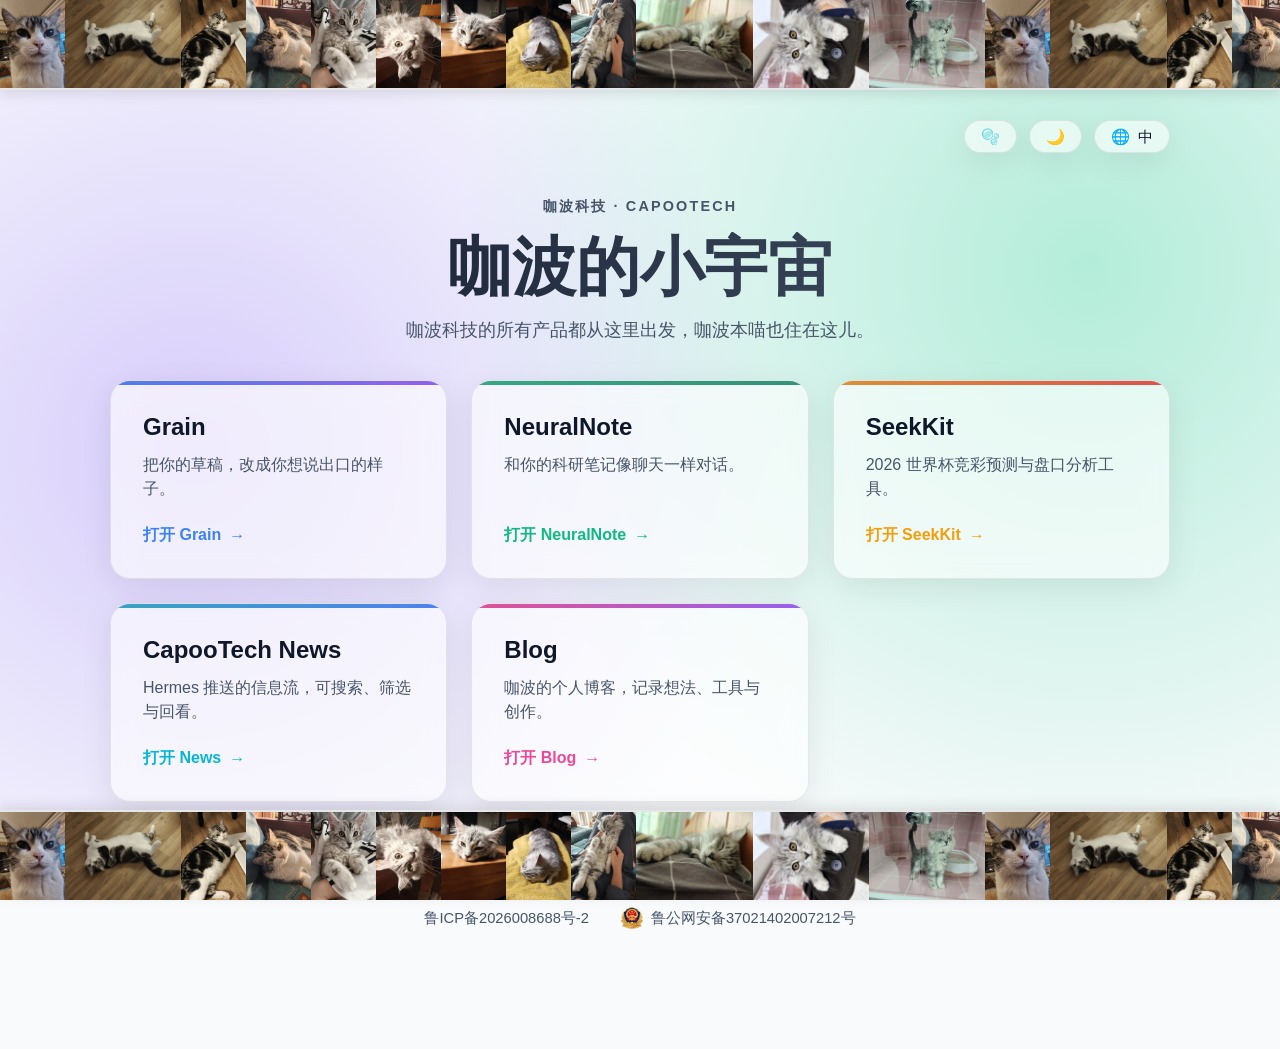
<file: index.html>
﻿<!doctype html>
<html lang="zh-CN" data-theme="dark" data-layout="layout-b">
<head>
  <meta charset="utf-8" />
  <meta name="viewport" content="width=device-width, initial-scale=1" />
  <title>CapooTech</title>
  <meta name="description" content="CapooTech apps: Grain, NeuralNote, SeekKit, News and Blog" />
  <link rel="icon" type="image/svg+xml" href="/favicon-capoo.svg?v=20260208" />
  <link rel="stylesheet" href="/styles.css?v=20260707a" />
  <script src="/lang-toggle.js?v=20260707a" defer></script>
  <script src="/theme-toggle.js?v=20260707a" defer></script>
  <script src="/layout-toggle.js?v=20260707a" defer></script>
  <script src="/gallery-loader.js?v=20260707a" defer></script>
</head>
<body>
  
  <!-- 方案 A：满屏环境漂浮泡泡 (Layout A) -->
  <!-- 内容现由 headless CMS 驱动的 gallery-loader.js 动态生成 -->
  <div class="floating-cats" aria-hidden="true">
  </div>

  <!-- 方案 B：顶部相框/履带 (Layout B) -->
  <!-- 内容现由 headless CMS 驱动的 gallery-loader.js 动态生成 -->
  <div class="edge-cats edge-top" aria-hidden="true">
    <div class="edge-track animate-left">
    </div>
  </div>

  <!-- 方案 B：底部相框/履带 (Layout B) -->
  <!-- 内容现由 headless CMS 驱动的 gallery-loader.js 动态生成 -->
  <div class="edge-cats edge-bottom" aria-hidden="true">
    <div class="edge-track animate-right">
    </div>
  </div>

  <main class="page">
    <header class="topbar">
      <!-- 视角切换 -->
      <button
        id="layout-toggle"
        class="lang-toggle"
        type="button"
        aria-label="切换排版"
        title="切换排版呈现(画框/漂浮泡泡)"
      >
        <span class="lang-icon" aria-hidden="true" id="layout-icon">🫧</span>
      </button>

      <!-- 主题切换 -->
      <button
        id="theme-toggle"
        class="lang-toggle"
        type="button"
        aria-label="切换主题"
        title="切换主题"
      >
        <span class="lang-icon" aria-hidden="true" id="theme-icon">🌙</span>
      </button>

      <!-- 语言切换 -->
      <button
        id="lang-toggle"
        class="lang-toggle"
        type="button"
        aria-label="切换到英文"
        title="切换语言"
      >
        <span class="lang-icon" aria-hidden="true">🌐</span>
        <span id="lang-label" class="lang-label">中</span>
      </button>
    </header>

    <section class="hero">
      <p class="kicker" data-i18n="brand">咖波科技 · CapooTech</p>
      <h1 data-i18n="title">咖波的小宇宙</h1>
      <p class="subtitle" data-i18n="subtitle">咖波科技的所有产品都从这里出发，咖波本喵也住在这儿。</p>
      <div class="cta-grid">
        <a class="card grain" href="https://grain.capootech.com" target="_blank" rel="noopener noreferrer">
          <h2>Grain</h2>
          <p data-i18n="grainDesc">把你的草稿，改成你想说出口的样子。</p>
          <span data-i18n="openGrain">打开 Grain</span>
        </a>
        <a class="card neuralnote" href="https://neuralnote.capootech.com" target="_blank" rel="noopener noreferrer">
          <h2>NeuralNote</h2>
          <p data-i18n="neuralDesc">和你的科研笔记像聊天一样对话。</p>
          <span data-i18n="openNeural">打开 NeuralNote</span>
        </a>
        <a class="card seekkit" href="https://www.seekkit.cn/" target="_blank" rel="noopener noreferrer">
          <h2>SeekKit</h2>
          <p data-i18n="seekkitDesc">2026 世界杯竞彩预测与盘口分析工具。</p>
          <span data-i18n="openSeekkit">打开 SeekKit</span>
        </a>
        <a class="card news" href="https://news.capootech.com" target="_blank" rel="noopener noreferrer">
          <h2>CapooTech News</h2>
          <p data-i18n="newsDesc">Hermes 推送的信息流，可搜索、筛选与回看。</p>
          <span data-i18n="openNews">打开 News</span>
        </a>
        <a class="card blog" href="https://blog.capootech.com" target="_blank" rel="noopener noreferrer">
          <h2>Blog</h2>
          <p data-i18n="blogDesc">咖波的个人博客，记录想法、工具与创作。</p>
          <span data-i18n="openBlog">打开 Blog</span>
        </a>
      </div>
    </section>

    <footer class="site-footer" aria-label="Site filings">
      <div class="filings">
        <a
          class="filing-link"
          href="https://beian.miit.gov.cn/#/Integrated/index"
          target="_blank"
          rel="noopener noreferrer"
        >
          <span>鲁ICP备2026008688号-2</span>
        </a>
        <a
          class="filing-link filing-link-police"
          href="https://beian.mps.gov.cn/#/query/webSearch"
          target="_blank"
          rel="noopener noreferrer"
        >
          <img
            class="filing-badge"
            src="/images/filings/public-security-badge.png"
            alt=""
            aria-hidden="true"
            loading="lazy"
          />
          <span>鲁公网安备37021402007212号</span>
        </a>
      </div>
    </footer>

  </main>
</body>
</html>
</file>
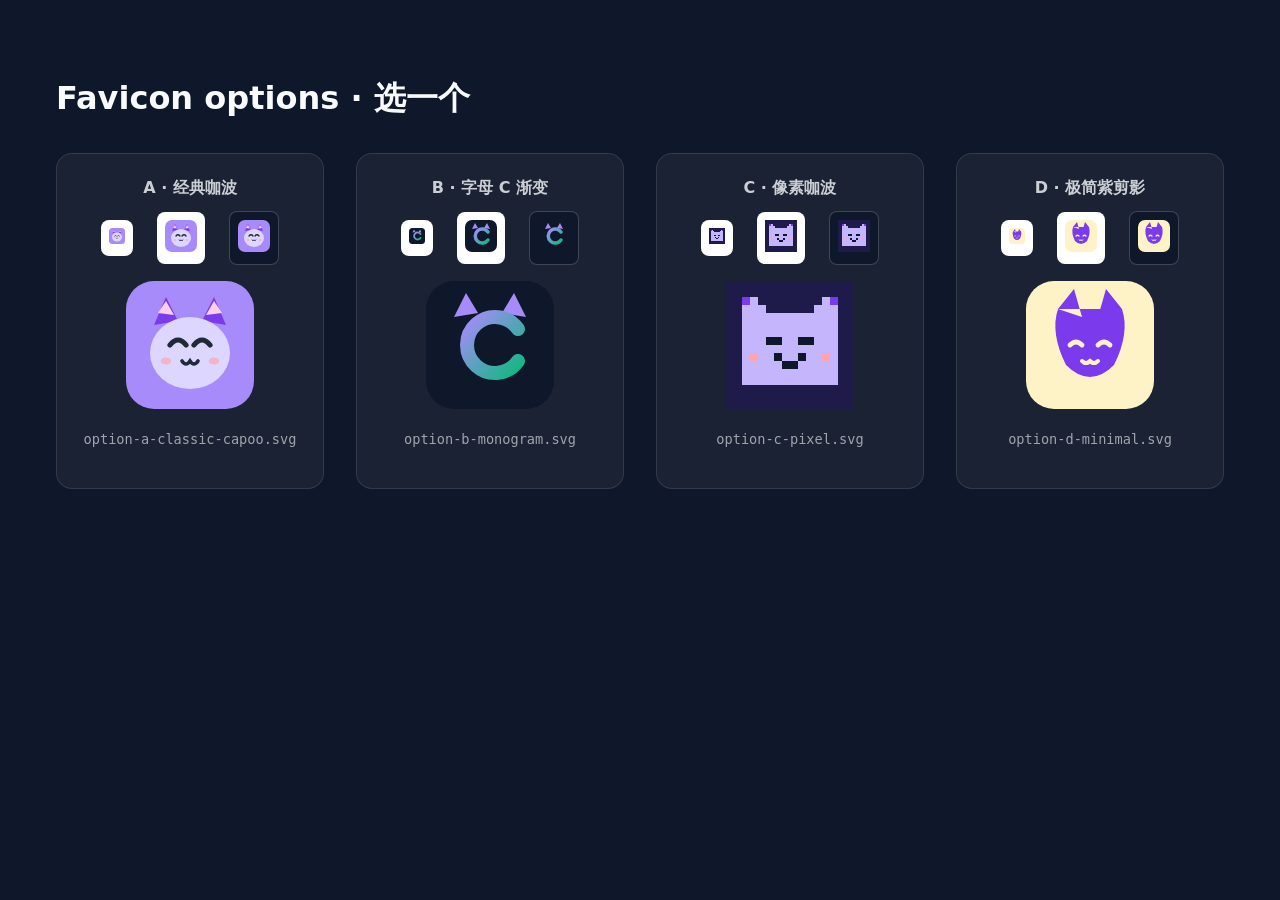
<file: favicon-options/index.html>
<!doctype html>
<html lang="zh-CN">
<head>
<meta charset="utf-8"/>
<title>Favicon options</title>
<style>
  body { background:#0f172a; color:#f8fafc; font-family:system-ui,sans-serif; padding:48px; }
  h1 { font-weight:700; margin-bottom:32px; }
  .grid { display:grid; grid-template-columns:repeat(auto-fit,minmax(220px,1fr)); gap:32px; }
  .card { background:rgba(255,255,255,0.05); border:1px solid rgba(255,255,255,0.1); border-radius:16px; padding:24px; text-align:center; }
  .row { display:flex; align-items:center; justify-content:center; gap:24px; margin-bottom:16px; }
  .swatch { background:#fff; padding:8px; border-radius:8px; }
  .swatch-dark { background:#0f172a; padding:8px; border-radius:8px; border:1px solid rgba(255,255,255,0.2); }
  img.size-16 { width:16px; height:16px; image-rendering:pixelated; }
  img.size-32 { width:32px; height:32px; image-rendering:pixelated; }
  img.size-64 { width:64px; height:64px; }
  img.size-128 { width:128px; height:128px; }
  h2 { font-size:1rem; margin:0 0 12px; opacity:0.8; }
  code { font-size:0.85rem; opacity:0.6; }
</style>
</head>
<body>
<h1>Favicon options · 选一个</h1>
<div class="grid">

  <div class="card">
    <h2>A · 经典咖波</h2>
    <div class="row">
      <div class="swatch"><img class="size-16" src="option-a-classic-capoo.svg"/></div>
      <div class="swatch"><img class="size-32" src="option-a-classic-capoo.svg"/></div>
      <div class="swatch-dark"><img class="size-32" src="option-a-classic-capoo.svg"/></div>
    </div>
    <img class="size-128" src="option-a-classic-capoo.svg"/>
    <p><code>option-a-classic-capoo.svg</code></p>
  </div>

  <div class="card">
    <h2>B · 字母 C 渐变</h2>
    <div class="row">
      <div class="swatch"><img class="size-16" src="option-b-monogram.svg"/></div>
      <div class="swatch"><img class="size-32" src="option-b-monogram.svg"/></div>
      <div class="swatch-dark"><img class="size-32" src="option-b-monogram.svg"/></div>
    </div>
    <img class="size-128" src="option-b-monogram.svg"/>
    <p><code>option-b-monogram.svg</code></p>
  </div>

  <div class="card">
    <h2>C · 像素咖波</h2>
    <div class="row">
      <div class="swatch"><img class="size-16" src="option-c-pixel.svg"/></div>
      <div class="swatch"><img class="size-32" src="option-c-pixel.svg"/></div>
      <div class="swatch-dark"><img class="size-32" src="option-c-pixel.svg"/></div>
    </div>
    <img class="size-128" src="option-c-pixel.svg"/>
    <p><code>option-c-pixel.svg</code></p>
  </div>

  <div class="card">
    <h2>D · 极简紫剪影</h2>
    <div class="row">
      <div class="swatch"><img class="size-16" src="option-d-minimal.svg"/></div>
      <div class="swatch"><img class="size-32" src="option-d-minimal.svg"/></div>
      <div class="swatch-dark"><img class="size-32" src="option-d-minimal.svg"/></div>
    </div>
    <img class="size-128" src="option-d-minimal.svg"/>
    <p><code>option-d-minimal.svg</code></p>
  </div>

</div>
</body>
</html>
</file>
<file: styles.css>
﻿:root, [data-theme="dark"] {
  --bg: #0f172a;
  --bg-gradient-1: rgba(76, 29, 149, 0.25);
  --bg-gradient-2: rgba(15, 118, 110, 0.2);
  --text-primary: #f8fafc;
  --text-secondary: #94a3b8;
  --card-bg-glass: rgba(30, 41, 59, 0.6);
  --card-border: rgba(255, 255, 255, 0.1);
  --card-shadow: 0 8px 32px 0 rgba(0, 0, 0, 0.37);
  --card-hover-border: rgba(255, 255, 255, 0.25);
  --grain-gradient: linear-gradient(135deg, #3b82f6 0%, #8b5cf6 100%);
  --neural-gradient: linear-gradient(135deg, #10b981 0%, #059669 100%);
  --seekkit-gradient: linear-gradient(135deg, #f59e0b 0%, #ef4444 100%);
  --news-gradient: linear-gradient(135deg, #06b6d4 0%, #3b82f6 100%);
  --blog-gradient: linear-gradient(135deg, #ec4899 0%, #8b5cf6 100%);
  --accent-glow: rgba(139, 92, 246, 0.4);
  --title-gradient: linear-gradient(to right, #fff, #94a3b8);
}

[data-theme="light"] {
  --bg: #f8fafc;
  --bg-gradient-1: rgba(167, 139, 250, 0.4);
  --bg-gradient-2: rgba(52, 211, 153, 0.35);
  --text-primary: #0f172a;
  --text-secondary: #475569;
  --card-bg-glass: rgba(255, 255, 255, 0.6);
  --card-border: rgba(0, 0, 0, 0.08);
  --card-shadow: 0 8px 32px 0 rgba(0, 0, 0, 0.08);
  --card-hover-border: rgba(0, 0, 0, 0.15);
  --grain-gradient: linear-gradient(135deg, #2563eb 0%, #7c3aed 100%);
  --neural-gradient: linear-gradient(135deg, #059669 0%, #047857 100%);
  --seekkit-gradient: linear-gradient(135deg, #d97706 0%, #dc2626 100%);
  --news-gradient: linear-gradient(135deg, #0891b2 0%, #2563eb 100%);
  --blog-gradient: linear-gradient(135deg, #db2777 0%, #7c3aed 100%);
  --accent-glow: rgba(139, 92, 246, 0.2);
  --title-gradient: linear-gradient(to right, #0f172a, #475569);
}

* {
  box-sizing: border-box;
}

body {
  margin: 0;
  font-family: "Segoe UI", "PingFang SC", "Microsoft YaHei", sans-serif;
  color: var(--text-primary);
  background: var(--bg);
  background-image: 
    radial-gradient(circle at 15% 50%, var(--bg-gradient-1) 0%, transparent 50%),
    radial-gradient(circle at 85% 30%, var(--bg-gradient-2) 0%, transparent 50%);
  background-attachment: fixed;
  min-height: 100vh;
  overflow-x: hidden;
  transition: background 0.4s ease, color 0.4s ease;
}

/* Base Page Setup */
.page {
  max-width: 1100px;
  margin: 0 auto;
  padding: 120px 20px 120px; /* Leave space for layouts */
  position: relative;
  z-index: 10; 
}

/* ======= Gallery Zoom Preview (突破容器的放大预览) ======= */
.gallery-zoom-overlay {
  position: fixed;
  top: 0;
  left: 0;
  width: 100vw;
  height: 100vh;
  pointer-events: none;
  z-index: 2147483647;
  opacity: 0;
  
  transition: opacity 0.3s ease;
}

.gallery-zoom-overlay.visible {
  opacity: 1;
}

.gallery-zoom-image {
  position: fixed;
  width: auto;
  height: auto;
  border-radius: 16px;
  box-shadow:
    0 0 0 6px var(--card-hover-border),
    0 25px 80px rgba(0, 0, 0, 0.6),
    0 0 60px var(--accent-glow);
  object-fit: cover;
  transform-origin: center center;
  transform: scale(0.9);
  opacity: 0;
  transition:
    transform 0.35s cubic-bezier(0.175, 0.885, 0.32, 1.275),
    opacity 0.25s ease;
  pointer-events: none;
  z-index: 2147483647;
}

.gallery-zoom-image.visible {
  transform: scale(1);
  opacity: 1;
}
/* ======= Layout Toggles ======= */
[data-layout="layout-a"] .edge-cats { display: none !important; }
[data-layout="layout-a"] .page { padding: 24px 20px 64px; } /* Reset padding for bubble mode */

[data-layout="layout-b"] .floating-cats { display: none !important; }

/* ======= Layout A: Floating Wrap Around Cats ======= */
.floating-cats {
  position: fixed;
  top: 0; left: 0; width: 100vw; height: 100vh;
  pointer-events: auto; /* Allow hover zoom */
  z-index: 1;
  overflow: hidden;
}

.floating-cats .orb {
  position: absolute;
  border-radius: 50%;
  object-fit: cover;
  box-shadow: 0 16px 40px rgba(0,0,0,0.3);
  opacity: 0.8;
  border: 4px solid var(--card-hover-border);
  transition: transform 0.4s cubic-bezier(0.175, 0.885, 0.32, 1.275), opacity 0.3s ease;
  cursor: pointer;
}

.floating-cats .orb:hover {
  transform: scale(2) !important;
  opacity: 1;
  z-index: 99;
}

/* Animations for orbs */
@keyframes drift1 { 0%, 100% { transform: translate(0, 0) rotate(0deg); } 50% { transform: translate(30vw, 15vh) rotate(10deg); } }
@keyframes drift2 { 0%, 100% { transform: translate(0, 0) rotate(0deg); } 50% { transform: translate(-20vw, 30vh) rotate(-15deg); } }
@keyframes drift3 { 0%, 100% { transform: translate(0, 0) rotate(0deg); } 50% { transform: translate(25vw, -40vh) rotate(5deg); } }
@keyframes drift4 { 0%, 100% { transform: translate(0, 0) rotate(0deg); } 50% { transform: translate(-35vw, -20vh) rotate(-10deg); } }

.orb1 { top: -5%; left: 5%; width: 220px; height: 220px; animation: drift1 80s infinite ease-in-out; }
.orb2 { top: 10%; right: -5%; width: 180px; height: 180px; animation: drift2 70s infinite ease-in-out; animation-delay: -10s; }
.orb3 { bottom: 5%; left: 15%; width: 200px; height: 200px; animation: drift3 90s infinite ease-in-out; animation-delay: -20s; }
.orb4 { bottom: -10%; right: 10%; width: 250px; height: 250px; animation: drift4 100s infinite ease-in-out; animation-delay: -30s; }


/* ======= Layout B: Edge Tracks ======= */
.edge-cats {
  position: fixed;
  left: 0;
  width: 100vw;
  height: 90px;
  overflow: hidden;
  z-index: 100;
  pointer-events: auto;
  background: var(--bg);
}

.edge-top {
  top: 0;
  border-bottom: 2px solid var(--card-border);
  box-shadow: 0 4px 12px rgba(0,0,0,0.1);
}

.edge-bottom {
  bottom: 0;
  border-top: 2px solid var(--card-border);
  box-shadow: 0 -4px 12px rgba(0,0,0,0.1);
}

.edge-track {
  display: flex;
  height: 100%;
  width: max-content;
  align-items: center;
  padding: 0; /* Fully flushed tape style */
}

/* New Marquee Group handles the seamless math */
.marquee-group {
  display: flex;
  height: 100%;
  align-items: center;
}

.edge-track:hover {
  animation-play-state: paused;
}

.animate-left { animation: scrollLeft 90s linear infinite; }
.animate-right { animation: scrollRight 90s linear infinite; }

.marquee-group img {
  height: 100%; /* Fully filling the belt height */
  width: auto;
  border-radius: 0; /* Remove border-radius for tape effect */
  margin-right: -1px; /* Remove gaps completely, overlap slightly to avoid antialiasing line */
  border: none; /* Remove borders */
  transition: transform 0.3s ease;
  object-fit: cover;
  flex-shrink: 0;
  cursor: pointer;
}

.marquee-group img:hover {
  transform: scale(1.3);
  z-index: 10;
  box-shadow: 0 8px 16px var(--accent-glow);
  position: relative; /* ensure scale brings it to top layer */
}

@keyframes scrollLeft {
  0% { transform: translateX(0); }
  100% { transform: translateX(-50%); } 
}
@keyframes scrollRight {
  0% { transform: translateX(-50%); }
  100% { transform: translateX(0); }
}


/* ======= Component Styles ======= */
.topbar {
  display: flex;
  justify-content: flex-end;
  gap: 12px;
  margin-bottom: 24px;
}

.lang-toggle {
  display: inline-flex;
  align-items: center;
  gap: 8px;
  border: 1px solid var(--card-border);
  border-radius: 999px;
  background: var(--card-bg-glass);
  backdrop-filter: blur(8px);
  -webkit-backdrop-filter: blur(8px);
  color: var(--text-primary);
  padding: 8px 16px;
  font-size: 0.95rem;
  line-height: 1;
  cursor: pointer;
  box-shadow: var(--card-shadow);
  transition: transform 0.3s ease, background 0.3s ease, border-color 0.3s ease, box-shadow 0.3s ease, color 0.3s ease;
}

.lang-toggle:hover {
  transform: translateY(-2px);
  background: var(--card-hover-border);
  border-color: var(--card-hover-border);
  box-shadow: 0 12px 24px var(--accent-glow);
}

.hero {
  text-align: center;
  margin-bottom: 48px;
  padding-top: 20px;
}

.kicker {
  letter-spacing: 0.15em;
  text-transform: uppercase;
  color: var(--text-secondary);
  margin: 0;
  font-weight: 600;
  font-size: 0.9rem;
}

h1 {
  margin: 16px 0 12px;
  font-size: clamp(2.5rem, 6vw, 4rem);
  font-weight: 800;
  background: var(--title-gradient);
  -webkit-background-clip: text;
  background-clip: text;
  color: transparent;
  line-height: 1.1;
}

.subtitle {
  color: var(--text-secondary);
  margin: 0 auto 36px;
  max-width: 680px;
  font-size: 1.15rem;
  line-height: 1.6;
}

.cta-grid {
  display: grid;
  grid-template-columns: repeat(auto-fit, minmax(280px, 1fr));
  gap: 24px;
}

.card {
  text-align: left;
  text-decoration: none;
  color: inherit;
  padding: 32px;
  border: 1px solid var(--card-border);
  border-radius: 20px;
  background: var(--card-bg-glass);
  backdrop-filter: blur(12px);
  -webkit-backdrop-filter: blur(12px);
  box-shadow: var(--card-shadow);
  transition: all 0.4s cubic-bezier(0.175, 0.885, 0.32, 1.275);
  position: relative;
  overflow: hidden;
}

.card::before {
  content: "";
  position: absolute;
  top: 0; left: 0; right: 0; height: 4px;
  opacity: 0.8;
  transition: opacity 0.3s ease;
}

.card.grain::before { background: var(--grain-gradient); }
.card.neuralnote::before { background: var(--neural-gradient); }
.card.seekkit::before { background: var(--seekkit-gradient); }
.card.news::before { background: var(--news-gradient); }
.card.blog::before { background: var(--blog-gradient); }

.card:hover {
  transform: translateY(-8px) scale(1.02);
  border-color: var(--card-hover-border);
  box-shadow: 0 20px 40px var(--accent-glow);
}

.card:hover::before {
  opacity: 1;
}

.card h2 {
  margin: 0 0 12px;
  font-size: 1.5rem;
}

.card p {
  margin: 0 0 24px;
  color: var(--text-secondary);
  line-height: 1.5;
  min-height: 48px;
}

.card span {
  font-weight: 600;
  display: inline-flex;
  align-items: center;
  gap: 8px;
}

.card.grain span { color: #3b82f6; }
.card.neuralnote span { color: #10b981; }
.card.seekkit span { color: #f59e0b; }
.card.news span { color: #06b6d4; }
.card.blog span { color: #ec4899; }

.card span::after {
  content: "→";
  transition: transform 0.3s ease;
}

.card:hover span::after {
  transform: translateX(4px);
}

.site-footer {
  margin-top: 80px;
  padding-top: 24px;
  border-top: 1px solid var(--card-border);
  text-align: center;
}

.filings {
  display: flex;
  flex-wrap: wrap;
  justify-content: center;
  gap: 16px 32px;
}

.filing-link {
  display: inline-flex;
  align-items: center;
  gap: 8px;
  color: var(--text-secondary);
  text-decoration: none;
  font-size: 0.92rem;
  transition: color 0.2s ease;
}

.filing-link:hover {
  color: var(--text-primary);
}

.filing-badge {
  width: 22px;
  height: 22px;
  flex: 0 0 auto;
}

@media (max-width: 820px) {
  .cta-grid {
    grid-template-columns: 1fr;
  }
}

@media (max-width: 560px) {
  .page {
    padding-top: 100px;
  }
  h1 {
    font-size: 2.2rem;
  }
  .floating-cats .orb {
    width: 140px; height: 140px;
  }
    .edge-cats {
    height: 70px;
  }
  .gallery-zoom-image {
    max-width: 280px;
    max-height: 280px;
  }
}
</file>
